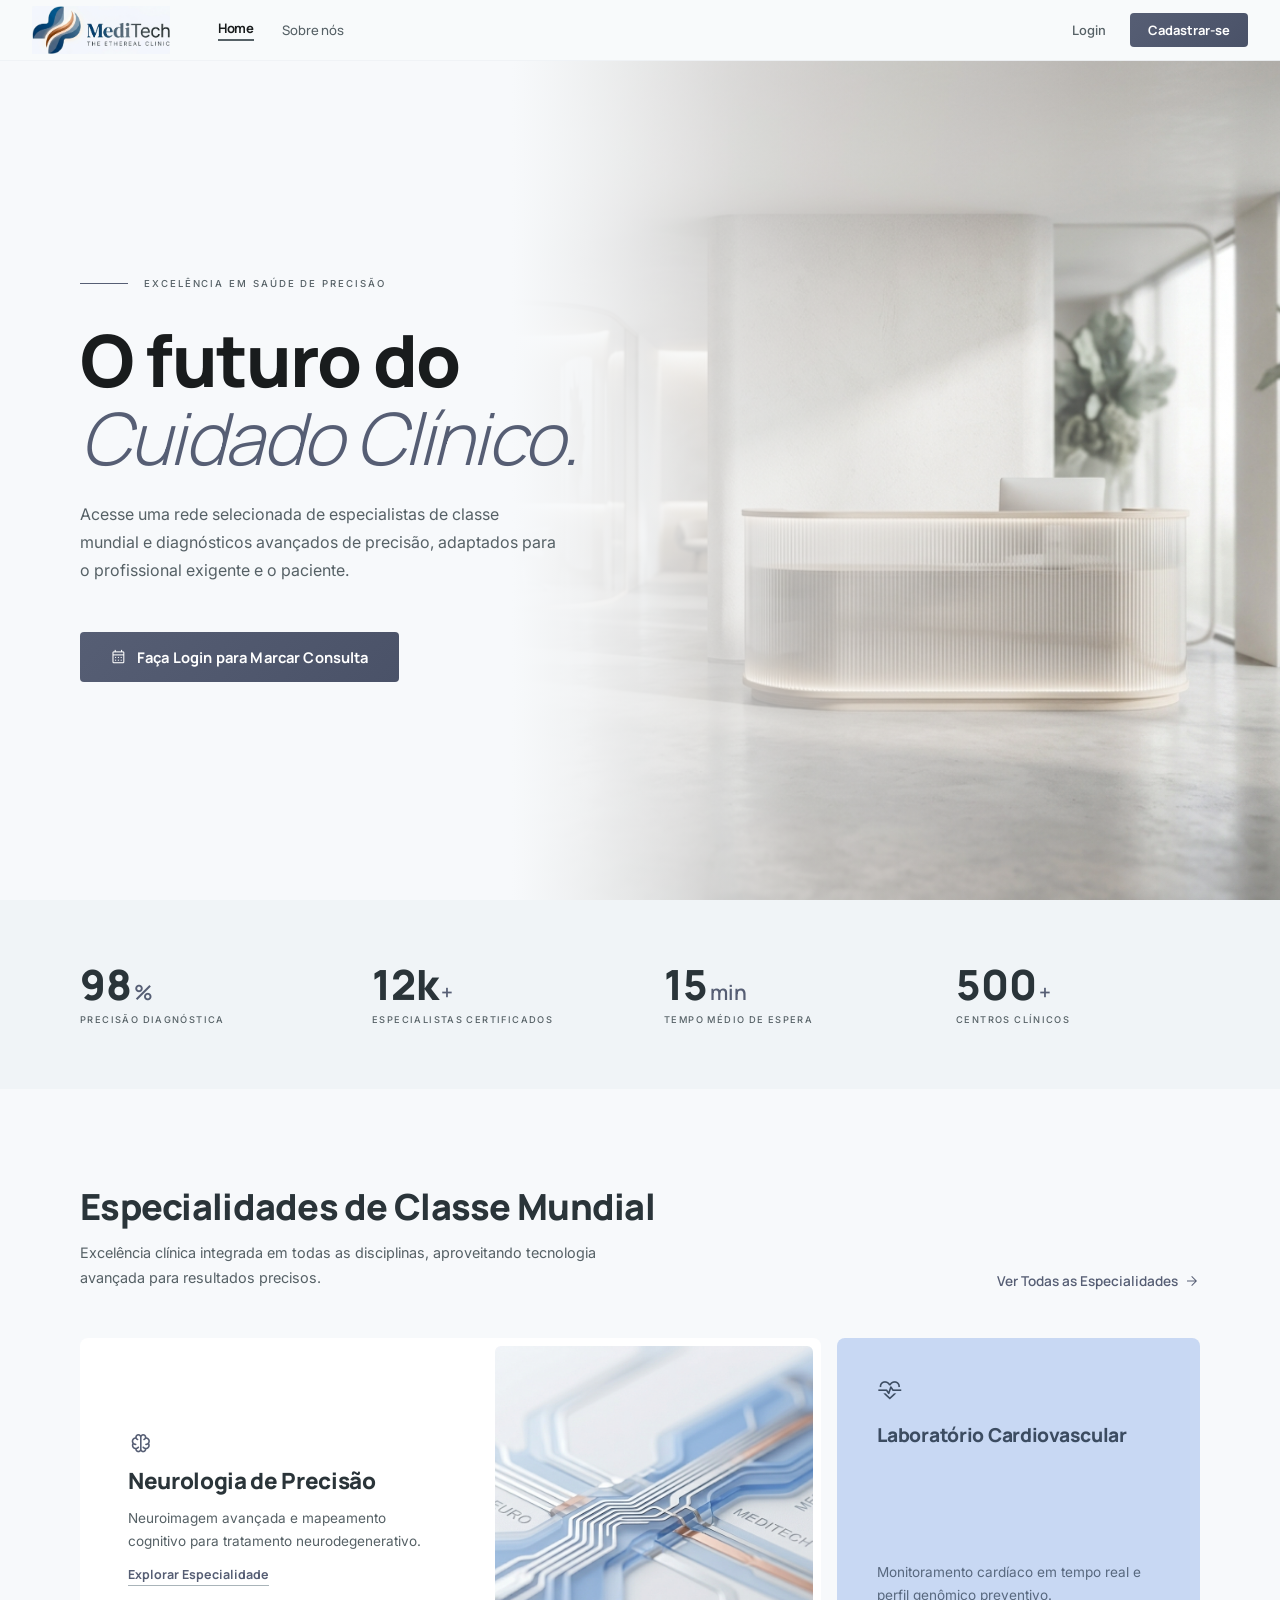
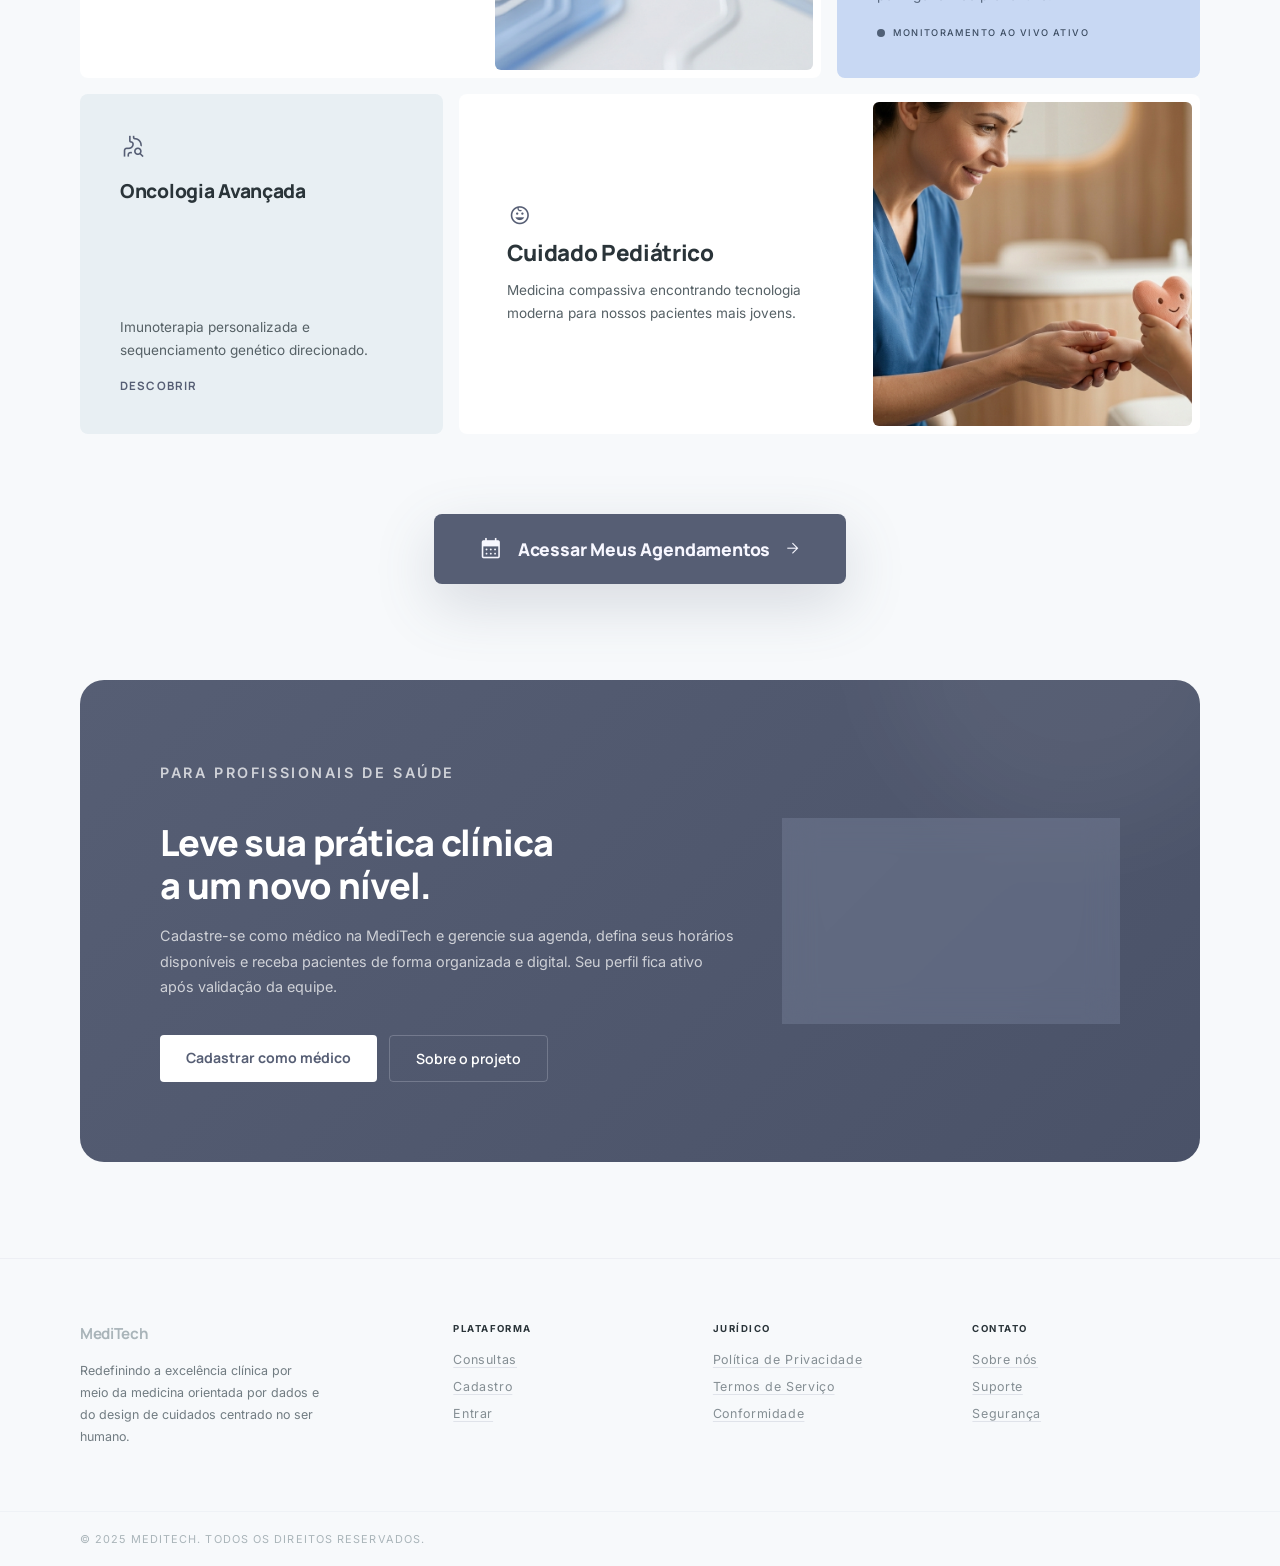
<file: html/index.html>
<!DOCTYPE html>
<html lang="pt-br">

<head>
    <meta charset="UTF-8">
    <meta name="viewport" content="width=device-width, initial-scale=1.0">
    <link rel="preconnect" href="https://fonts.googleapis.com">
    <link href="https://fonts.googleapis.com/css2?family=Manrope:wght@300;400;500;600;700;800&family=Inter:wght@300;400;500;600&display=swap" rel="stylesheet">
    <link href="https://fonts.googleapis.com/css2?family=Material+Symbols+Outlined:opsz,wght,FILL,GRAD@24,300,0,0" rel="stylesheet">
    <link rel="stylesheet" href="/css/base.css">
    <link rel="stylesheet" href="/css/header.css">
    <link rel="stylesheet" href="/css/home.css">
    <link rel="stylesheet" href="/css/footer.css">
    <title>MediTech — Consultas Médicas</title>
</head>

<body>
    <app-navbar></app-navbar>

    <main class="main">

        <!-- ===== HERO ===== -->
        <section class="hero">
            <div class="hero-bg">
                <img src="/png/Hero tela inicial.png" alt="Ambiente clínico moderno">
                <div class="hero-overlay"></div>
            </div>

            <div class="hero-inner">
                <div class="hero-content">
                    <div class="hero-eyebrow">
                        <span class="eyebrow-line"></span>
                        <span class="eyebrow-text">Excelência em Saúde de Precisão</span>
                    </div>

                    <h1 class="hero-title">
                        O futuro do<br>
                        <em>Cuidado Clínico.</em>
                    </h1>

                    <p class="hero-desc">
                        Acesse uma rede selecionada de especialistas de classe mundial e diagnósticos avançados de precisão, adaptados para o profissional exigente e o paciente.
                    </p>

                    <div id="hero-cta"></div>
                </div>
            </div>
        </section>

        <!-- ===== MÉTRICAS ===== -->
        <section class="metrics-section">
            <div class="metrics-grid">
                <div class="metric-item">
                    <span class="metric-number">98<em>%</em></span>
                    <span class="metric-label">Precisão Diagnóstica</span>
                </div>
                <div class="metric-item">
                    <span class="metric-number">12k<em>+</em></span>
                    <span class="metric-label">Especialistas Certificados</span>
                </div>
                <div class="metric-item">
                    <span class="metric-number">15<em>min</em></span>
                    <span class="metric-label">Tempo Médio de Espera</span>
                </div>
                <div class="metric-item">
                    <span class="metric-number">500<em>+</em></span>
                    <span class="metric-label">Centros Clínicos</span>
                </div>
            </div>
        </section>

        <!-- ===== ESPECIALIDADES — BENTO GRID ===== -->
        <section class="specialties-section">
            <div class="specialties-section-inner">

                <div class="specialties-header">
                    <div class="specialties-header-text">
                        <h2>Especialidades de Classe Mundial</h2>
                        <p>Excelência clínica integrada em todas as disciplinas, aproveitando tecnologia avançada para resultados precisos.</p>
                    </div>
                    <a class="specialties-view-all" href="/html/consultation.html">
                        Ver Todas as Especialidades
                        <span class="material-symbols-outlined">arrow_forward</span>
                    </a>
                </div>

                <div class="bento-grid">

                    <!-- Neurologia — col 1-8, row 1 -->
                    <div class="bento-card bento-ped">
                        <div class="card-content">
                            <span class="material-symbols-outlined card-icon">neurology</span>
                            <h4>Neurologia de Precisão</h4>
                            <p>Neuroimagem avançada e mapeamento cognitivo para tratamento neurodegenerativo.</p>
                            <a class="card-link" href="/html/consultation.html">Explorar Especialidade</a>
                        </div>
                        <div class="card-image">
                            <img src="/png/neurologista.png" alt="Neurologia">
                        </div>
                    </div>

                    <!-- Cardiovascular — col 9-12, row 1 -->
                    <div class="bento-card bento-cardio">
                        <div>
                            <span class="material-symbols-outlined card-icon">cardiology</span>
                            <h4 style="margin-top: 20px;">Laboratório Cardiovascular</h4>
                        </div>
                        <div>
                            <p>Monitoramento cardíaco em tempo real e perfil genômico preventivo.</p>
                            <div class="live-indicator" style="margin-top: 20px;">
                                <span class="live-dot"></span>
                                <span class="live-label">Monitoramento ao Vivo Ativo</span>
                            </div>
                        </div>
                    </div>

                    <!-- Oncologia — col 1-4, row 2 -->
                    <div class="bento-card bento-onco">
                        <div>
                            <span class="material-symbols-outlined card-icon">oncology</span>
                            <h4 style="margin-top: 20px;">Oncologia Avançada</h4>
                        </div>
                        <div>
                            <p>Imunoterapia personalizada e sequenciamento genético direcionado.</p>
                            <a class="card-link" href="/html/consultation.html" style="margin-top: 16px; display: inline-block;">Descobrir</a>
                        </div>
                    </div>

                    <!-- Pediátrico — col 5-12, row 2 -->
                    <div class="bento-card bento-ped">
                        <div class="card-content">
                            <span class="material-symbols-outlined card-icon">child_care</span>
                            <h4>Cuidado Pediátrico</h4>
                            <p>Medicina compassiva encontrando tecnologia moderna para nossos pacientes mais jovens.</p>
                        </div>
                        <div class="card-image">
                            <img src="/png/Pediatrico.png" alt="Pediatria">
                        </div>
                    </div>

                </div>

                <!-- CTA abaixo do bento -->
                <div class="bento-cta">
                    <a class="btn-bento-cta" href="/html/consultation.html">
                        <span class="material-symbols-outlined icon-main">calendar_month</span>
                        Acessar Meus Agendamentos
                        <span class="material-symbols-outlined icon-arrow">arrow_forward</span>
                    </a>
                </div>

            </div>
        </section>

        <!-- ===== CTA FINAL ===== -->
        <section class="cta-section">
            <div class="cta-banner">
                <div class="cta-orb" aria-hidden="true"></div>

                <div class="cta-text">
                    <p class="cta-eyebrow">Para profissionais de saúde</p>
                    <h2>Leve sua prática clínica<br>a um novo nível.</h2>
                    <p>Cadastre-se como médico na MediTech e gerencie sua agenda, defina seus horários disponíveis e receba pacientes de forma organizada e digital. Seu perfil fica ativo após validação da equipe.</p>
                    <div class="cta-actions">
                        <a class="btn-cta-primary" href="/html/register-medico.html">Cadastrar como médico</a>
                        <a class="btn-cta-ghost" href="/html/about.html">Sobre o projeto</a>
                    </div>
                </div>

                <div class="cta-widget" aria-hidden="true">
                    <div class="cta-widget-header">
                        <div class="cta-widget-icon">
                            <span class="material-symbols-outlined">stethoscope</span>
                        </div>
                        <div>
                            <div class="cta-widget-label">Plataforma Médica</div>
                            <div class="cta-widget-status">Aceitando cadastros</div>
                        </div>
                    </div>
                    <div class="cta-widget-checklist">
                        <div class="cta-check-item">
                            <span class="material-symbols-outlined cta-check-icon">check_circle</span>
                            <span>Defina horários por período</span>
                        </div>
                        <div class="cta-check-item">
                            <span class="material-symbols-outlined cta-check-icon">check_circle</span>
                            <span>Gerencie suas especialidades</span>
                        </div>
                        <div class="cta-check-item">
                            <span class="material-symbols-outlined cta-check-icon">check_circle</span>
                            <span>Receba pacientes com segurança</span>
                        </div>
                    </div>
                </div>
            </div>
        </section>

    </main>

    <app-footer></app-footer>

    <script src="/js/navbar.js"></script>
    <script src="/js/footer.js"></script>
    <script src="/js/home.js"></script>
</body>

</html>
</file>
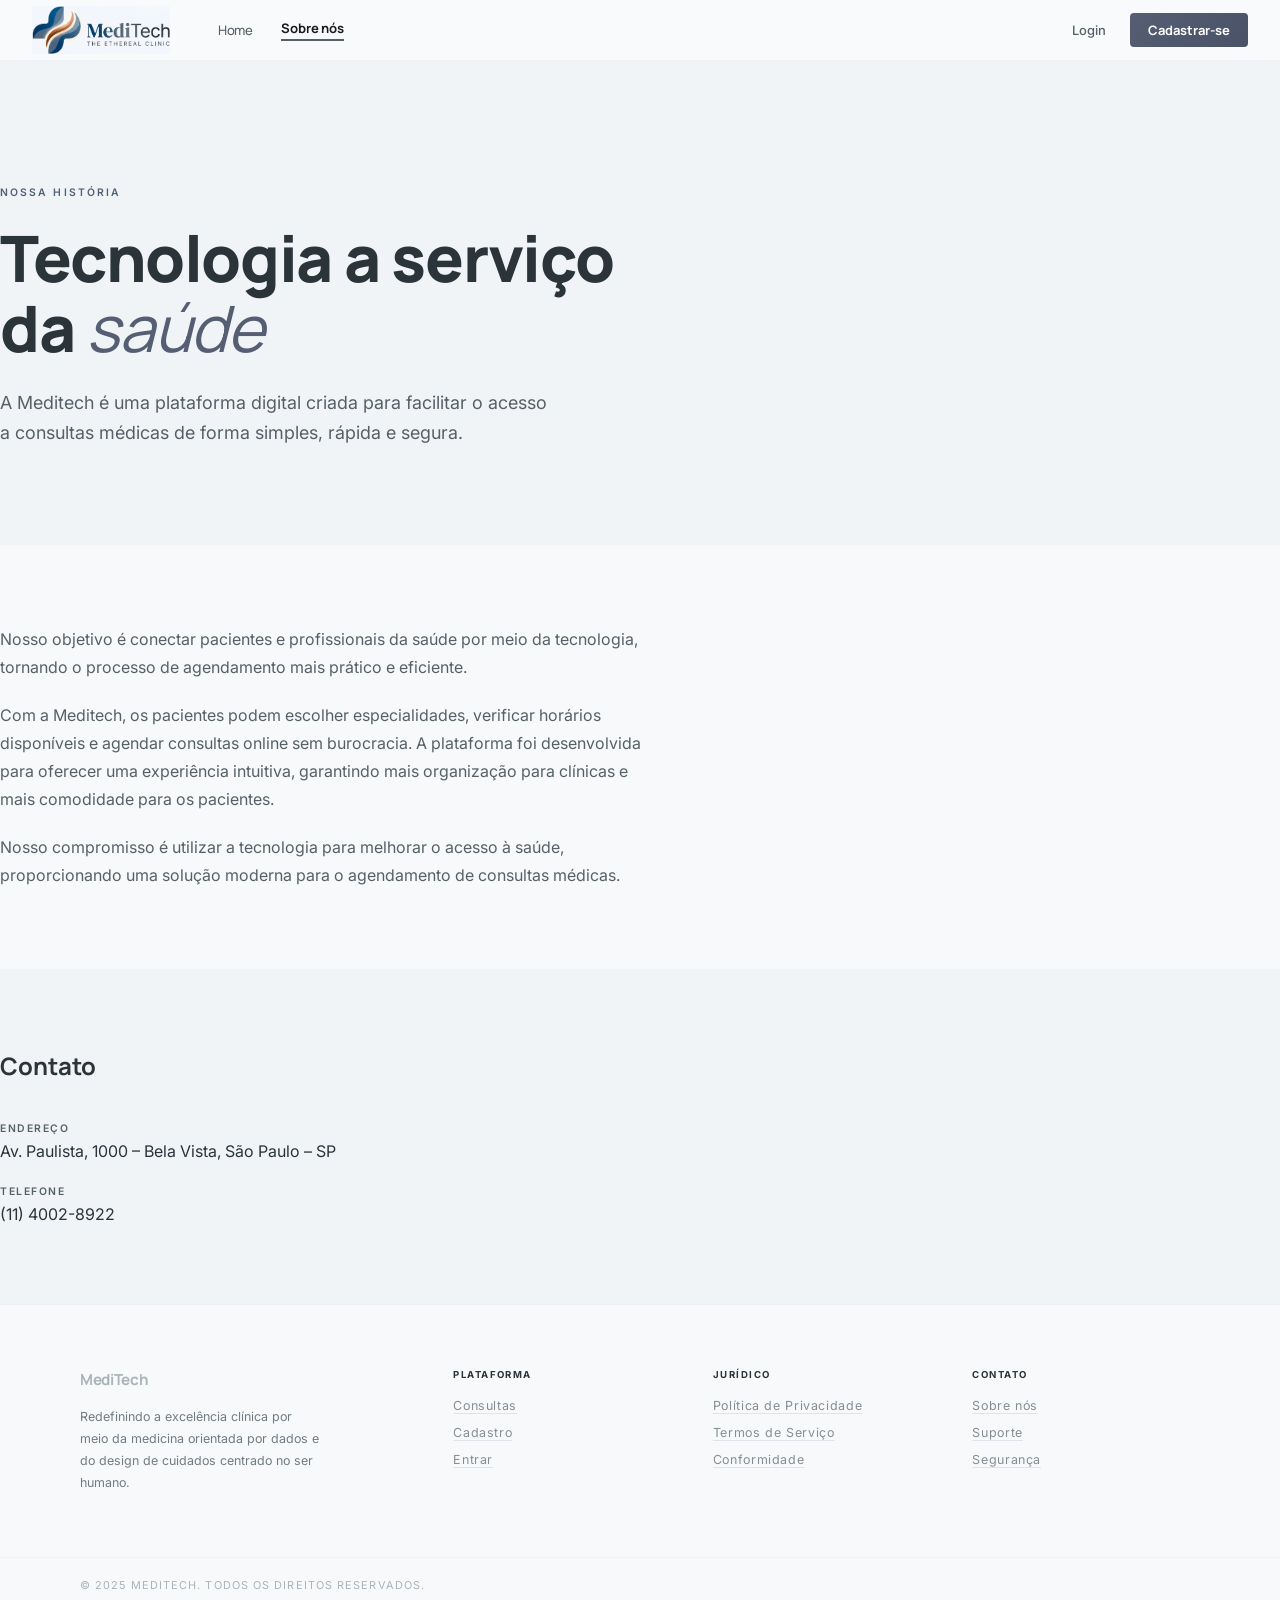
<file: html/about.html>
<!DOCTYPE html>
<html lang="pt-br">

<head>
    <meta charset="UTF-8">
    <meta name="viewport" content="width=device-width, initial-scale=1.0">
    <link rel="preconnect" href="https://fonts.googleapis.com">
    <link rel="preconnect" href="https://fonts.gstatic.com" crossorigin>
    <link href="https://fonts.googleapis.com/css2?family=Inter:wght@400;500;600&family=Manrope:wght@400;600;700;800&display=swap" rel="stylesheet">
    <link rel="stylesheet" href="/css/base.css">
    <link rel="stylesheet" href="/css/header.css">
    <link rel="stylesheet" href="/css/about.css">
    <link rel="stylesheet" href="/css/footer.css">
    <title>Meditech — Sobre Nós</title>
</head>

<body>
    <app-navbar></app-navbar>

    <main class="sobre-main">

        <section class="sobre-hero">
            <div class="wrapper">
                <span class="sobre-eyebrow">Nossa história</span>
                <h1 class="sobre-headline">Tecnologia a serviço<br>da <em>saúde</em></h1>
                <p class="sobre-subtitulo">
                    A Meditech é uma plataforma digital criada para facilitar o acesso a consultas
                    médicas de forma simples, rápida e segura.
                </p>
            </div>
        </section>

        <section class="sobre-conteudo">
            <div class="wrapper">
                <div class="sobre-texto">
                    <p>
                        Nosso objetivo é conectar pacientes e profissionais da saúde por meio da tecnologia,
                        tornando o processo de agendamento mais prático e eficiente.
                    </p>
                    <p>
                        Com a Meditech, os pacientes podem escolher especialidades, verificar horários
                        disponíveis e agendar consultas online sem burocracia. A plataforma foi desenvolvida
                        para oferecer uma experiência intuitiva, garantindo mais organização para clínicas
                        e mais comodidade para os pacientes.
                    </p>
                    <p>
                        Nosso compromisso é utilizar a tecnologia para melhorar o acesso à saúde,
                        proporcionando uma solução moderna para o agendamento de consultas médicas.
                    </p>
                </div>
            </div>
        </section>

        <section class="sobre-contato">
            <div class="wrapper">
                <h2 class="sobre-contato-titulo">Contato</h2>
                <div class="sobre-contato-grid">
                    <div class="sobre-contato-item">
                        <span class="sobre-contato-label">Endereço</span>
                        <span class="sobre-contato-valor">Av. Paulista, 1000 – Bela Vista, São Paulo – SP</span>
                    </div>
                    <div class="sobre-contato-item">
                        <span class="sobre-contato-label">Telefone</span>
                        <span class="sobre-contato-valor">(11) 4002-8922</span>
                    </div>
                </div>
            </div>
        </section>

    </main>

    <app-footer></app-footer>

    <script src="/js/navbar.js"></script>
    <script src="/js/footer.js"></script>
</body>

</html>
</file>
<file: css/base.css>
:root {
    --color-primary:            #565E74;
    --color-primary-dim:        #4A5268;
    --color-surface:            #F7F9FB;
    --color-surface-low:        #F0F4F7;
    --color-surface-lowest:     #FFFFFF;
    --color-surface-container:  #edeeef;
    --color-surface-high:       #E1E9EE;
    --color-on-surface:         #2A3439;
    --color-on-surface-variant: #566166;
    --color-outline-variant:    rgba(169, 180, 185, 0.15);
    --color-tertiary:           #506076;
    --color-tertiary-container: #C8D8F3;
    --color-surface-dim:        #CFDCE3;
    --color-primary-fixed-dim:  #CCD4EE;
    --color-error:              #ba1a1a;
    --font-headline:            'Manrope', sans-serif;
    --font-body:                'Inter', sans-serif;
}

* {
    margin: 0;
    padding: 0;
}

a {
    color: #23232e;
    text-decoration: none;
    transition: 0.3s;
}

a:hover {
    color: var(--color-primary);
}

body {
    font-family: var(--font-body);
}

.wrapper {
    max-width: 1350px;
    width: 100%;
    margin: 0 auto;
}

/* ===== POPUP DE FEEDBACK (compartilhado) ===== */
.form-popup {
    display: none;
    width: 100%;
    margin-bottom: 16px;
    padding: 10px 14px;
    border-radius: 0.375rem;
    font-family: var(--font-body);
    font-size: 0.85rem;
    line-height: 1.4;
}

.form-popup.show {
    display: block;
}

.form-popup.error {
    background: #ffdad6;
    color: var(--color-error);
}

.form-popup.success {
    background: #e5fff5;
    color: #0f5c3f;
}
</file>
<file: css/header.css>
:root {
    --navbar-height: 60px;
}

body {
    padding-top: var(--navbar-height);
}

/* ===== NAVBAR (glass horizontal) ===== */
.navbar {
    position: fixed;
    top: 0;
    left: 0;
    right: 0;
    height: var(--navbar-height);
    z-index: 200;
    background: rgba(247, 249, 251, 0.82);
    backdrop-filter: blur(24px);
    -webkit-backdrop-filter: blur(24px);
    border-bottom: 1px solid rgba(194, 198, 212, 0.15);
}

.navbar-inner {
    display: flex;
    align-items: center;
    justify-content: space-between;
    height: 100%;
    max-width: 1400px;
    margin: 0 auto;
    padding: 0 32px;
}

/* Left: logo + links */
.navbar-start {
    display: flex;
    align-items: center;
    gap: 48px;
}

.navbar-logo {
    display: flex;
    align-items: center;
    text-decoration: none;
    flex-shrink: 0;
}

.navbar-logo img {
    height: 48px;
    width: auto;
    display: block;
}

.navbar-logo:hover {
    font-size: inherit;
}

.navbar-links {
    display: flex;
    align-items: center;
    gap: 28px;
}

.navbar-links a {
    font-family: 'Manrope', sans-serif;
    font-size: 0.82rem;
    font-weight: 500;
    letter-spacing: -0.01em;
    color: #566166;
    text-decoration: none;
    transition: color 0.2s;
}

.navbar-links a:hover {
    color: #191c1d;
    font-size: 0.82rem;
}

.navbar-links a.active {
    color: #191c1d;
    font-weight: 700;
    border-bottom: 2px solid #566166;
    padding-bottom: 2px;
}

/* Right: user or auth */
.navbar-end {
    display: flex;
    align-items: center;
    flex-shrink: 0;
}

/* Auth (guest) */
.navbar-auth {
    display: flex;
    align-items: center;
    gap: 8px;
}

.navbar-link-auth {
    font-family: 'Inter', sans-serif;
    font-size: 0.81rem;
    font-weight: 500;
    color: #566166;
    text-decoration: none;
    padding: 7px 16px;
    border-radius: 0.25rem;
    transition: background 0.2s, color 0.2s;
}

.navbar-link-auth:hover {
    background: #f0f4f7;
    color: #191c1d;
    font-size: 0.81rem;
}

.navbar-btn-register {
    font-family: 'Manrope', sans-serif;
    font-size: 0.81rem;
    font-weight: 700;
    color: #fff;
    background: linear-gradient(135deg, #565e74 0%, #4a5268 100%);
    padding: 8px 18px;
    border-radius: 0.25rem;
    text-decoration: none;
    transition: opacity 0.2s, transform 0.15s;
}

.navbar-btn-register:hover {
    opacity: 0.88;
    color: #fff;
    font-size: 0.81rem;
    transform: translateY(-1px);
}

/* User (logged) */
.navbar-user {
    display: flex;
    align-items: center;
    gap: 10px;
}

.navbar-avatar {
    width: 32px;
    height: 32px;
    border-radius: 50%;
    background: linear-gradient(135deg, #565e74, #4a5268);
    color: #fff;
    display: flex;
    align-items: center;
    justify-content: center;
    font-family: 'Manrope', sans-serif;
    font-weight: 700;
    font-size: 0.8rem;
    flex-shrink: 0;
    user-select: none;
    border: 2px solid #e8eff3;
}

.navbar-username {
    font-family: 'Manrope', sans-serif;
    font-size: 0.83rem;
    font-weight: 600;
    color: #191c1d;
}

.navbar-logout {
    background: none;
    border: 1px solid rgba(194, 198, 212, 0.5);
    border-radius: 0.25rem;
    padding: 6px 14px;
    font-family: 'Inter', sans-serif;
    font-size: 0.77rem;
    font-weight: 500;
    color: #566166;
    cursor: pointer;
    transition: background 0.2s, color 0.2s;
}

.navbar-logout:hover {
    background: #f0f4f7;
    color: #191c1d;
}

/* ===== PAGE CONTENT ===== */
.main {
    width: 100%;
    min-height: calc(100vh - var(--navbar-height));
}
</file>
<file: css/home.css>
/* =====================================================
   HOME — design.md: "The Ethereal Clinic"
   Manrope (headlines) + Inter (body/labels)
   ===================================================== */

.material-symbols-outlined {
    font-variation-settings: 'FILL' 0, 'wght' 300, 'GRAD' 0, 'opsz' 24;
    vertical-align: middle;
}

.material-symbols-outlined.filled {
    font-variation-settings: 'FILL' 1, 'wght' 300, 'GRAD' 0, 'opsz' 24;
}

.main {
    height: auto;
    min-height: calc(100vh - var(--navbar-height));
}

/* ===================================================
   HERO
   =================================================== */
.hero {
    position: relative;
    min-height: calc(100vh - var(--navbar-height));
    display: flex;
    align-items: center;
    overflow: hidden;
    background: #f7f9fb;
}

/* Imagem de fundo + gradiente overlay */
.hero-bg {
    position: absolute;
    inset: 0;
    z-index: 0;
}

.hero-bg img {
    width: 100%;
    height: 100%;
    object-fit: cover;
    object-position: center;
}

.hero-overlay {
    position: absolute;
    inset: 0;
    background: linear-gradient(to right, #f7f9fb 40%, rgba(247, 249, 251, 0.55) 65%, transparent 100%);
}

/* Conteúdo */
.hero-inner {
    position: relative;
    z-index: 1;
    width: 100%;
    max-width: 1400px;
    margin: 0 auto;
    padding: 80px 80px 80px 80px;
}

.hero-content {
    max-width: 600px;
}

/* Eyebrow */
.hero-eyebrow {
    display: flex;
    align-items: center;
    gap: 16px;
    margin-bottom: 32px;
}

.eyebrow-line {
    width: 48px;
    height: 1px;
    background: #565e74;
    flex-shrink: 0;
}

.eyebrow-text {
    font-family: 'Inter', sans-serif;
    font-size: 0.6rem;
    font-weight: 500;
    letter-spacing: 0.2em;
    text-transform: uppercase;
    color: #566166;
}

/* Título */
.hero-title {
    font-family: 'Manrope', sans-serif;
    font-size: clamp(3rem, 6vw, 4.5rem);
    font-weight: 800;
    line-height: 1.08;
    letter-spacing: -0.025em;
    color: #191c1d;
    margin-bottom: 24px;
}

.hero-title em {
    font-style: italic;
    font-weight: 300;
    color: #565e74;
}

/* Descrição */
.hero-desc {
    font-family: 'Inter', sans-serif;
    font-size: 1rem;
    line-height: 1.75;
    color: #566166;
    max-width: 480px;
    margin-bottom: 48px;
}

/* ---- Busca (guest) ---- */
.search-bar {
    display: flex;
    align-items: center;
    background: #ffffff;
    border-radius: 0.5rem;
    box-shadow: 0 1px 6px rgba(42, 52, 57, 0.08);
    padding: 6px 6px 6px 16px;
    gap: 8px;
    max-width: 480px;
}

.search-bar .material-symbols-outlined {
    color: #717c82;
    flex-shrink: 0;
    font-size: 1.1rem;
}

.search-bar input {
    flex: 1;
    border: none;
    outline: none;
    background: transparent;
    font-family: 'Inter', sans-serif;
    font-size: 0.88rem;
    color: #191c1d;
    min-width: 0;
}

.search-bar input::placeholder {
    color: #a9b4b9;
}

.btn-search {
    display: inline-flex;
    align-items: center;
    background: linear-gradient(135deg, #565e74 0%, #4a5268 100%);
    color: #fff;
    font-family: 'Manrope', sans-serif;
    font-weight: 700;
    font-size: 0.85rem;
    padding: 12px 24px;
    border-radius: 0.375rem;
    text-decoration: none;
    white-space: nowrap;
    transition: opacity 0.2s, transform 0.15s;
    flex-shrink: 0;
}

.btn-search:hover {
    opacity: 0.88;
    color: #fff;
    font-size: 0.85rem;
    transform: translateY(-1px);
}

/* ---- CTA logado (hero) ---- */
.hero-cta {
    display: flex;
    flex-direction: column;
    align-items: flex-start;
    gap: 14px;
}

.btn-primary {
    display: inline-flex;
    align-items: center;
    gap: 10px;
    background: linear-gradient(135deg, #565e74 0%, #4a5268 100%);
    color: #fff;
    font-family: 'Manrope', sans-serif;
    font-weight: 700;
    font-size: 0.92rem;
    letter-spacing: 0.01em;
    padding: 15px 30px;
    border-radius: 0.25rem;
    text-decoration: none;
    transition: opacity 0.2s, transform 0.15s;
}

.btn-primary:hover {
    opacity: 0.9;
    transform: translateY(-1px);
    color: #fff;
    font-size: 0.92rem;
}

.btn-primary .material-symbols-outlined {
    font-size: 1.05rem;
}

/* ===================================================
   MÉTRICAS
   =================================================== */
.metrics-section {
    background: #f0f4f7; /* surface-container-low */
    padding: 64px 80px;
}

.metrics-grid {
    display: grid;
    grid-template-columns: repeat(4, 1fr);
    gap: 48px;
    max-width: 1400px;
    margin: 0 auto;
}

.metric-item {
    display: flex;
    flex-direction: column;
    gap: 8px;
}

.metric-number {
    font-family: 'Manrope', sans-serif;
    font-size: 2.6rem;
    font-weight: 800;
    color: #2a3439;
    line-height: 1;
}

.metric-number em {
    font-style: normal;
    font-size: 1.3rem;
    font-weight: 600;
    color: #565e74;
    margin-left: 2px;
}

.metric-label {
    font-family: 'Inter', sans-serif;
    font-size: 0.58rem;
    font-weight: 500;
    letter-spacing: 0.15em;
    text-transform: uppercase;
    color: #566166;
}

/* ===================================================
   ESPECIALIDADES — BENTO GRID
   =================================================== */
.specialties-section {
    background: #f7f9fb; /* surface */
    padding: 96px 80px;
}

.specialties-section-inner {
    max-width: 1400px;
    margin: 0 auto;
}

/* Cabeçalho da seção */
.specialties-header {
    display: flex;
    justify-content: space-between;
    align-items: flex-end;
    margin-bottom: 48px;
    gap: 40px;
}

.specialties-header-text h2 {
    font-family: 'Manrope', sans-serif;
    font-size: 2.25rem;
    font-weight: 800;
    color: #2a3439;
    letter-spacing: -0.02em;
    margin-bottom: 12px;
    line-height: 1.2;
}

.specialties-header-text p {
    font-family: 'Inter', sans-serif;
    font-size: 0.9rem;
    color: #566166;
    line-height: 1.75;
    max-width: 520px;
}

.specialties-view-all {
    font-family: 'Manrope', sans-serif;
    font-size: 0.85rem;
    font-weight: 600;
    color: #565e74;
    text-decoration: none;
    display: flex;
    align-items: center;
    gap: 6px;
    white-space: nowrap;
    flex-shrink: 0;
    transition: gap 0.2s;
}

.specialties-view-all:hover {
    gap: 10px;
    color: #4a5268;
    font-size: 0.85rem;
}

.specialties-view-all .material-symbols-outlined {
    font-size: 1rem;
}

/* ---- Bento Grid ---- */
.bento-grid {
    display: grid;
    grid-template-columns: repeat(12, 1fr);
    grid-template-rows: 340px 340px;
    gap: 16px;
}

/* Base card */
.bento-card {
    border-radius: 0.5rem;
    overflow: hidden;
}

/* --- Neurologia (col 1-8, row 1) --- */
.bento-neuro {
    grid-column: span 8;
    background: #ffffff;
    display: flex;
    position: relative;
}

.bento-neuro .card-content {
    width: 50%;
    padding: 2.5rem 3rem;
    display: flex;
    flex-direction: column;
    justify-content: flex-end;
    position: relative;
    z-index: 1;
    gap: 12px;
}

.bento-neuro .card-image {
    position: absolute;
    right: 0;
    top: 0;
    width: 50%;
    height: 100%;
}

.bento-neuro .card-image img {
    width: 100%;
    height: 100%;
    object-fit: cover;
    filter: grayscale(100%) opacity(0.5);
    transition: filter 0.7s ease;
}

.bento-neuro:hover .card-image img {
    filter: grayscale(0%) opacity(1);
}

/* --- Cardiovascular (col 9-12, row 1) --- */
.bento-cardio {
    grid-column: span 4;
    background: #c8d8f3; /* tertiary-container */
    padding: 2.5rem;
    display: flex;
    flex-direction: column;
    justify-content: space-between;
}

/* --- Oncologia (col 1-4, row 2) --- */
.bento-onco {
    grid-column: span 4;
    background: #e8eff3; /* surface-container */
    padding: 2.5rem;
    display: flex;
    flex-direction: column;
    justify-content: space-between;
}

/* --- Pediátrico (col 5-12, row 2) --- */
.bento-ped {
    grid-column: span 8;
    background: #ffffff;
    display: flex;
}

.bento-ped .card-content {
    flex: 1;
    padding: 2.5rem 3rem;
    display: flex;
    flex-direction: column;
    justify-content: center;
    gap: 12px;
}

.bento-ped .card-image {
    flex: 1;
    margin: 8px 8px 8px 0;
    border-radius: 0.375rem;
    overflow: hidden;
    background: rgba(207, 220, 227, 0.2);
}

.bento-ped .card-image img {
    width: 100%;
    height: 100%;
    object-fit: cover;
}

/* Tipografia dos cards */
.bento-card .card-icon {
    font-size: 1.6rem;
    color: #565e74;
    flex-shrink: 0;
}

.bento-cardio .card-icon {
    color: #3c4c61; /* on-tertiary-container */
}

.bento-card h4 {
    font-family: 'Manrope', sans-serif;
    font-weight: 800;
    letter-spacing: -0.015em;
    line-height: 1.2;
    color: #2a3439;
}

.bento-neuro h4,
.bento-ped h4 { font-size: 1.4rem; }

.bento-cardio h4,
.bento-onco h4 { font-size: 1.2rem; }

.bento-cardio h4 { color: #3c4c61; }

.bento-card p {
    font-family: 'Inter', sans-serif;
    font-size: 0.85rem;
    line-height: 1.7;
    color: #566166;
}

.bento-cardio p { color: rgba(60, 76, 97, 0.8); }

.bento-card .card-link {
    font-family: 'Manrope', sans-serif;
    font-size: 0.78rem;
    font-weight: 700;
    color: #565e74;
    text-decoration: none;
    border-bottom: 1px solid #a9b4b9;
    padding-bottom: 2px;
    width: fit-content;
    transition: border-color 0.2s;
}

.bento-card .card-link:hover {
    border-color: #565e74;
    color: #565e74;
    font-size: 0.78rem;
}

.bento-onco .card-link {
    font-size: 0.72rem;
    text-transform: uppercase;
    letter-spacing: 0.1em;
    border-bottom: none;
    padding-bottom: 0;
}

/* Indicador "ao vivo" */
.live-indicator {
    display: flex;
    align-items: center;
    gap: 8px;
}

.live-dot {
    width: 8px;
    height: 8px;
    border-radius: 50%;
    background: #506076; /* tertiary */
    animation: pulse-dot 1.8s ease-in-out infinite;
    flex-shrink: 0;
}

@keyframes pulse-dot {
    0%, 100% { opacity: 1; transform: scale(1); }
    50%       { opacity: 0.45; transform: scale(0.85); }
}

.live-label {
    font-family: 'Inter', sans-serif;
    font-size: 0.58rem;
    font-weight: 500;
    letter-spacing: 0.15em;
    text-transform: uppercase;
    color: #3c4c61;
}

/* ---- CTA do bento "Acessar Agendamentos" ---- */
.bento-cta {
    margin-top: 80px;
    display: flex;
    justify-content: center;
}

.btn-bento-cta {
    display: inline-flex;
    align-items: center;
    gap: 14px;
    background: #565e74;
    color: #f7f7ff;
    font-family: 'Manrope', sans-serif;
    font-size: 1.1rem;
    font-weight: 800;
    letter-spacing: -0.01em;
    padding: 22px 44px;
    border-radius: 0.5rem;
    text-decoration: none;
    box-shadow: 0 20px 60px rgba(86, 94, 116, 0.2);
    transition: transform 0.2s, box-shadow 0.2s;
}

.btn-bento-cta:hover {
    transform: scale(1.02);
    box-shadow: 0 24px 64px rgba(86, 94, 116, 0.28);
    color: #f7f7ff;
    font-size: 1.1rem;
}

.btn-bento-cta:active {
    transform: scale(0.98);
}

.btn-bento-cta .icon-main {
    font-size: 1.6rem;
    font-variation-settings: 'FILL' 1, 'wght' 300, 'GRAD' 0, 'opsz' 24;
}

.btn-bento-cta .icon-arrow {
    font-size: 1.1rem;
    transition: transform 0.2s;
}

.btn-bento-cta:hover .icon-arrow {
    transform: translateX(4px);
}

/* ===================================================
   CTA FINAL
   =================================================== */
.cta-section {
    padding: 0 80px 96px;
    background: #f7f9fb;
}

.cta-banner {
    background: linear-gradient(135deg, #565e74 0%, #4a5268 100%);
    border-radius: 1.5rem;
    padding: 80px 80px;
    position: relative;
    overflow: hidden;
    display: flex;
    align-items: center;
    justify-content: space-between;
    gap: 48px;
}

/* Orb decorativo */
.cta-orb {
    position: absolute;
    top: -48%;
    right: -6%;
    width: 380px;
    height: 380px;
    background: rgba(255, 255, 255, 0.05);
    border-radius: 50%;
    filter: blur(48px);
    pointer-events: none;
}

.cta-text {
    position: relative;
    z-index: 1;
    max-width: 580px;
}

.cta-text h2 {
    font-family: 'Manrope', sans-serif;
    font-size: 2.25rem;
    font-weight: 800;
    color: #fff;
    line-height: 1.2;
    letter-spacing: -0.02em;
    margin-bottom: 16px;
}

.cta-text p {
    font-family: 'Inter', sans-serif;
    font-size: 0.9rem;
    color: rgba(255, 255, 255, 0.72);
    line-height: 1.75;
    margin-bottom: 36px;
}

.cta-actions {
    display: flex;
    gap: 12px;
    flex-wrap: wrap;
}

.btn-cta-primary {
    background: #fff;
    color: #565e74;
    font-family: 'Manrope', sans-serif;
    font-weight: 700;
    font-size: 0.88rem;
    padding: 13px 26px;
    border-radius: 0.25rem;
    text-decoration: none;
    transition: opacity 0.2s;
}

.btn-cta-primary:hover {
    opacity: 0.9;
    color: #565e74;
    font-size: 0.88rem;
}

.btn-cta-ghost {
    background: transparent;
    color: #fff;
    font-family: 'Manrope', sans-serif;
    font-weight: 600;
    font-size: 0.88rem;
    padding: 13px 26px;
    border-radius: 0.25rem;
    text-decoration: none;
    border: 1px solid rgba(194, 198, 212, 0.3);
    transition: background 0.2s;
}

.btn-cta-ghost:hover {
    background: rgba(255, 255, 255, 0.1);
    color: #fff;
    font-size: 0.88rem;
}

/* Widget de status lateral */
.cta-widget {
    position: relative;
    z-index: 1;
    flex-shrink: 0;
    width: 280px;
    background: rgba(200, 216, 243, 0.15);
    backdrop-filter: blur(16px);
    -webkit-backdrop-filter: blur(16px);
    border-radius: 1rem;
    border: 1px solid rgba(255, 255, 255, 0.1);
    padding: 28px;
}

.cta-widget-header {
    display: flex;
    align-items: center;
    gap: 14px;
    margin-bottom: 28px;
}

.cta-widget-icon {
    width: 44px;
    height: 44px;
    border-radius: 50%;
    background: #506076;
    display: flex;
    align-items: center;
    justify-content: center;
    flex-shrink: 0;
}

.cta-widget-icon .material-symbols-outlined {
    color: #fff;
    font-size: 1.2rem;
}

.cta-widget-label {
    font-family: 'Inter', sans-serif;
    font-size: 0.6rem;
    font-weight: 500;
    letter-spacing: 0.15em;
    text-transform: uppercase;
    color: rgba(255, 255, 255, 0.6);
    margin-bottom: 2px;
}

.cta-widget-status {
    font-family: 'Manrope', sans-serif;
    font-size: 0.9rem;
    font-weight: 700;
    color: #fff;
}

/* Eyebrow label acima do título */
.cta-eyebrow {
    font-family: 'Inter', sans-serif;
    font-size: 0.65rem;
    font-weight: 600;
    letter-spacing: 0.18em;
    text-transform: uppercase;
    color: rgba(255, 255, 255, 0.55);
    margin-bottom: 12px;
}

/* Checklist dentro do widget */
.cta-widget-checklist {
    display: flex;
    flex-direction: column;
    gap: 12px;
}

.cta-check-item {
    display: flex;
    align-items: center;
    gap: 10px;
    font-family: 'Manrope', sans-serif;
    font-size: 0.82rem;
    font-weight: 500;
    color: rgba(255, 255, 255, 0.85);
    line-height: 1.3;
}

.cta-check-icon {
    font-size: 1rem;
    color: #C8D8F3;
    flex-shrink: 0;
}

/* Mantidos para compatibilidade (não usados no CTA atual) */
.cta-widget-bars {
    display: flex;
    flex-direction: column;
    gap: 14px;
}

.cta-bar-track {
    height: 6px;
    background: rgba(255, 255, 255, 0.1);
    border-radius: 999px;
    overflow: hidden;
}

.cta-bar-fill {
    height: 100%;
    background: #506076;
    border-radius: 999px;
}
</file>
<file: css/footer.css>
/* ===================================================
   FOOTER
   =================================================== */
.site-footer {
    background: #f7f9fb;
    border-top: 1px solid rgba(194, 198, 212, 0.2);
}

.footer-inner {
    display: grid;
    grid-template-columns: 1.5fr 1fr 1fr 1fr;
    gap: 32px;
    max-width: 1400px;
    margin: 0 auto;
    padding: 64px 80px;
}

.footer-brand-logo {
    font-family: 'Manrope', sans-serif;
    font-size: 0.95rem;
    font-weight: 700;
    color: #a9b4b9;
    letter-spacing: -0.02em;
    text-decoration: none;
    display: inline-block;
    margin-bottom: 16px;
}

.footer-brand-logo:hover {
    color: #a9b4b9;
    font-size: 0.95rem;
}

.footer-brand-tagline {
    font-family: 'Inter', sans-serif;
    font-size: 0.78rem;
    color: #717c82;
    line-height: 1.75;
    max-width: 240px;
}

.footer-col-title {
    font-family: 'Inter', sans-serif;
    font-size: 0.6rem;
    font-weight: 700;
    letter-spacing: 0.15em;
    text-transform: uppercase;
    color: #2a3439;
    margin-bottom: 18px;
}

.footer-col-links {
    display: flex;
    flex-direction: column;
    gap: 12px;
}

.footer-col-links a {
    font-family: 'Inter', sans-serif;
    font-size: 0.78rem;
    letter-spacing: 0.05em;
    color: #717c82;
    text-decoration: underline;
    text-decoration-color: rgba(194, 198, 212, 0.5);
    text-underline-offset: 3px;
    opacity: 0.85;
    transition: opacity 0.2s, color 0.2s;
}

.footer-col-links a:hover {
    opacity: 1;
    color: #2a3439;
    font-size: 0.78rem;
}

.footer-bottom {
    border-top: 1px solid rgba(194, 198, 212, 0.15);
    max-width: 1400px;
    margin: 0 auto;
    padding: 20px 80px;
    display: flex;
    justify-content: space-between;
    align-items: center;
}

.footer-copyright {
    font-family: 'Inter', sans-serif;
    font-size: 0.68rem;
    letter-spacing: 0.1em;
    text-transform: uppercase;
    color: #a9b4b9;
}
</file>
<file: css/about.css>
/* about.css — Clinical Precision & Editorial Calm */

.sobre-main {
    background-color: var(--color-surface);
    font-family: 'Inter', sans-serif;
    color: var(--color-on-surface);
}

/* ── Hero ─────────────────────────────────────────── */

.sobre-hero {
    background-color: var(--color-surface-low); /* separação por tom, sem borda */
    padding: 120px 0 96px;
}

.sobre-eyebrow {
    display: inline-block;
    font-family: 'Inter', sans-serif;
    font-size: 0.65rem;
    font-weight: 600;
    letter-spacing: 0.2em;
    text-transform: uppercase;
    color: var(--color-tertiary);
    margin-bottom: 24px;
}

.sobre-headline {
    font-family: 'Manrope', sans-serif;
    font-size: clamp(2.5rem, 5vw, 4rem);
    font-weight: 800;
    line-height: 1.1;
    letter-spacing: -0.02em;
    color: var(--color-on-surface);
    margin-bottom: 24px;
}

.sobre-headline em {
    color: var(--color-primary);
    font-style: italic;
    font-weight: 400;
}

.sobre-subtitulo {
    font-size: 1.125rem;
    line-height: 1.7;
    color: var(--color-on-surface-variant);
    max-width: 560px;
}

/* ── Conteúdo ─────────────────────────────────────── */

.sobre-conteudo {
    background-color: var(--color-surface);
    padding: 80px 0;
}

.sobre-texto {
    max-width: 660px;
}

.sobre-texto p {
    font-size: 1rem;
    line-height: 1.75;
    color: var(--color-on-surface-variant);
    margin-bottom: 20px;
}

.sobre-texto p:last-child {
    margin-bottom: 0;
}

/* ── Contato ──────────────────────────────────────── */

.sobre-contato {
    background-color: var(--color-surface-low); /* separação por tom, sem borda */
    padding: 80px 0;
}

.sobre-contato-titulo {
    font-family: 'Manrope', sans-serif;
    font-size: 1.5rem;
    font-weight: 700;
    color: var(--color-on-surface);
    margin-bottom: 40px;
}

.sobre-contato-grid {
    display: flex;
    flex-direction: column;
    gap: 24px;
}

.sobre-contato-item {
    display: flex;
    flex-direction: column;
    gap: 6px;
}

.sobre-contato-label {
    font-size: 0.65rem;
    font-weight: 600;
    letter-spacing: 0.15em;
    text-transform: uppercase;
    color: var(--color-on-surface-variant);
}

.sobre-contato-valor {
    font-size: 1rem;
    color: var(--color-on-surface);
}
</file>
